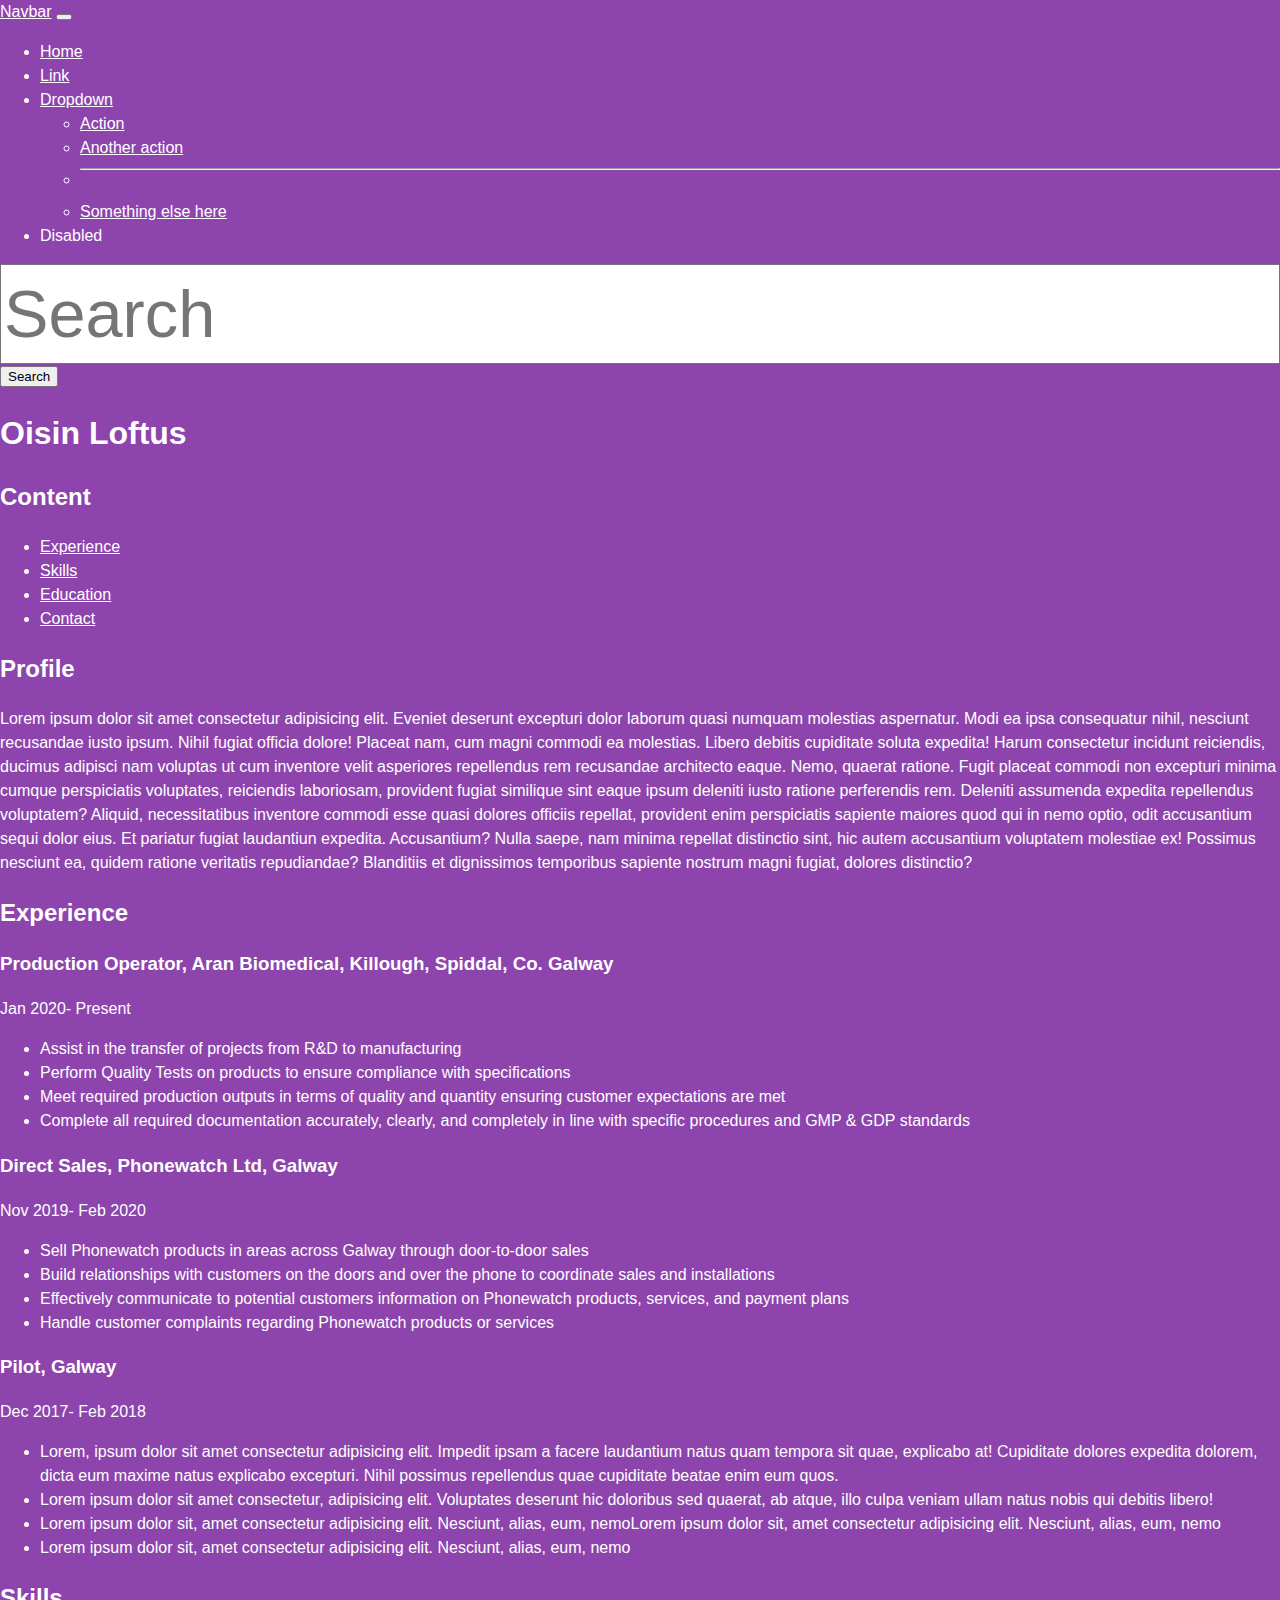
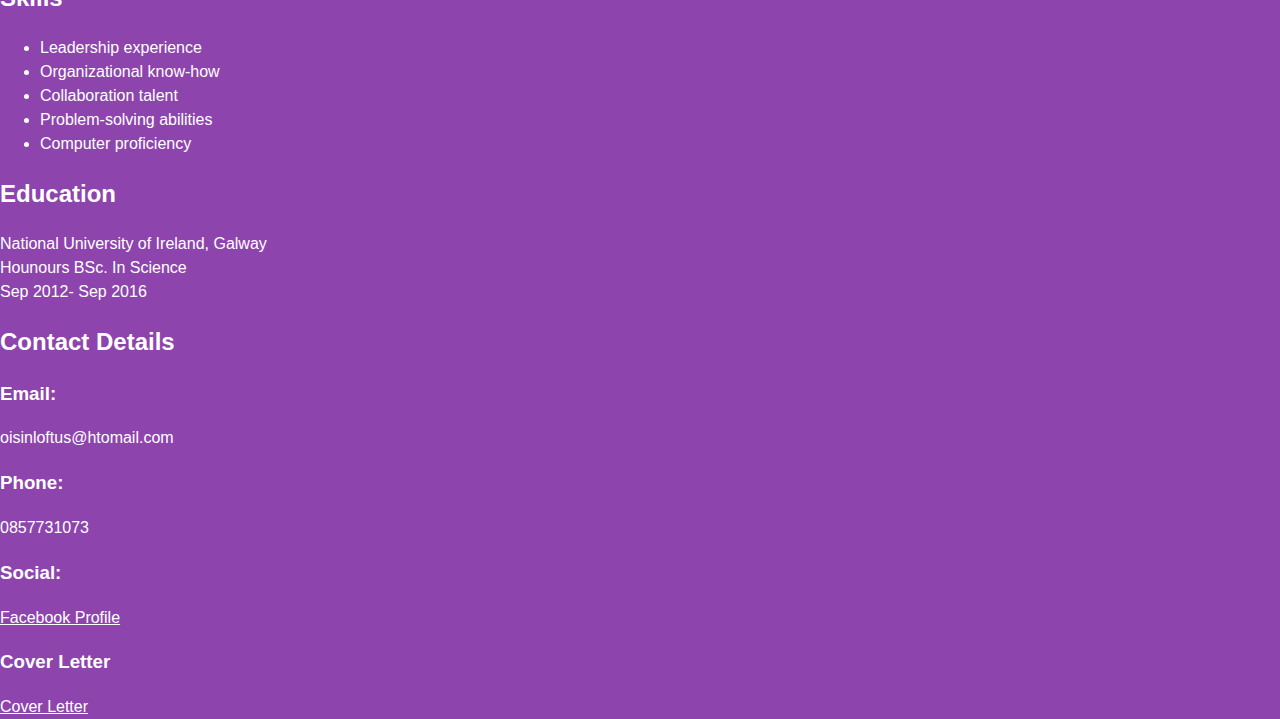
<file: index.html>
<!DOCTYPE html>

<head>
    <title>Cirriculum Vitae</title>
    <link href="https://cdn.jsdelivr.net/npm/bootstrap@5.1.3/dist/css/bootstrap.min.css" rel="stylesheet"
        integrity="sha384-1BmE4kWBq78iYhFldvKuhfTAU6auU8tT94WrHftjDbrCEXSU1oBoqyl2QvZ6jIW3" crossorigin="anonymous">
    <script src="https://cdn.jsdelivr.net/npm/bootstrap@5.1.3/dist/js/bootstrap.bundle.min.js"
        integrity="sha384-ka7Sk0Gln4gmtz2MlQnikT1wXgYsOg+OMhuP+IlRH9sENBO0LRn5q+8nbTov4+1p"
        crossorigin="anonymous"></script>
    <link rel="stylesheet" href="Style/style.css">
</head>

<body>
    <nav class="navbar navbar-expand-lg navbar-light bg-light">
        <div class="container-fluid">
            <a class="navbar-brand" href="#">Navbar</a>
            <button class="navbar-toggler" type="button" data-bs-toggle="collapse"
                data-bs-target="#navbarSupportedContent" aria-controls="navbarSupportedContent" aria-expanded="false"
                aria-label="Toggle navigation">
                <span class="navbar-toggler-icon"></span>
            </button>
            <div class="collapse navbar-collapse" id="navbarSupportedContent">
                <ul class="navbar-nav me-auto mb-2 mb-lg-0">
                    <li class="nav-item">
                        <a class="nav-link active" aria-current="page" href="#">Home</a>
                    </li>
                    <li class="nav-item">
                        <a class="nav-link" href="#">Link</a>
                    </li>
                    <li class="nav-item dropdown">
                        <a class="nav-link dropdown-toggle" href="#" id="navbarDropdown" role="button"
                            data-bs-toggle="dropdown" aria-expanded="false">
                            Dropdown
                        </a>
                        <ul class="dropdown-menu" aria-labelledby="navbarDropdown">
                            <li><a class="dropdown-item" href="#">Action</a></li>
                            <li><a class="dropdown-item" href="#">Another action</a></li>
                            <li>
                                <hr class="dropdown-divider">
                            </li>
                            <li><a class="dropdown-item" href="#">Something else here</a></li>
                        </ul>
                    </li>
                    <li class="nav-item">
                        <a class="nav-link disabled">Disabled</a>
                    </li>
                </ul>
                <form class="d-flex">
                    <input class="form-control me-2" type="search" placeholder="Search" aria-label="Search">
                    <button class="btn btn-outline-success" type="submit">Search</button>
                </form>
            </div>
        </div>
    </nav>


    <h1>Oisin Loftus</h1>

    <h2>Content</h2>
    <ul>
        <li><a href="#experience">Experience</a></li>
        <li><a href="#skills">Skills</a></li>
        <li><a href="#education">Education</a></li>
        <li><a href="#contact">Contact</a></li>

    </ul>


    <div id="container">
        <section class="section1">
            <h2>Profile</h2>
            <p>

                Lorem ipsum dolor sit amet consectetur adipisicing elit. Eveniet deserunt excepturi dolor laborum quasi
                numquam
                molestias aspernatur. Modi ea ipsa consequatur nihil, nesciunt recusandae iusto ipsum. Nihil fugiat
                officia
                dolore!
                Placeat nam, cum magni commodi ea molestias. Libero debitis cupiditate soluta expedita! Harum
                consectetur
                incidunt reiciendis, ducimus adipisci nam voluptas ut cum inventore velit asperiores repellendus rem
                recusandae
                architecto eaque.
                Nemo, quaerat ratione. <span color="green" ;>Fugit</span> placeat commodi non excepturi minima cumque
                perspiciatis voluptates,
                reiciendis laboriosam, provident fugiat similique sint eaque ipsum deleniti iusto ratione perferendis
                rem.
                Deleniti assumenda expedita repellendus voluptatem?
                Aliquid, necessitatibus inventore commodi esse quasi dolores officiis repellat, provident enim
                perspiciatis
                sapiente maiores quod qui in nemo optio, odit accusantium sequi dolor eius. Et pariatur fugiat
                laudantiun
                expedita. Accusantium?
                Nulla saepe, nam minima repellat distinctio sint, hic autem accusantium voluptatem molestiae ex!
                Possimus
                nesciunt ea, quidem ratione veritatis repudiandae? Blanditiis et dignissimos temporibus sapiente nostrum
                magni
                fugiat, dolores distinctio?
            </p>
        </section>







        <h2 id="experience">Experience</h2>
        <section class="section2">
            <div class="box1">
                <h3>Production Operator, Aran Biomedical, Killough, Spiddal, Co. Galway</h3>
                Jan 2020- Present


                <ul>
                    <li>Assist in the transfer of projects from R&D to manufacturing</li>
                    <li>Perform Quality Tests on products to ensure compliance with specifications</li>
                    <li>Meet required production outputs in terms of quality and quantity ensuring customer expectations
                        are
                        met
                    </li>
                    <li>Complete all required documentation accurately, clearly, and completely in line with specific
                        procedures
                        and
                        GMP & GDP
                        standards</li>
                </ul>
            </div>


            <div class="box2">
                <h3>Direct Sales, Phonewatch Ltd, Galway</h3>
                Nov 2019- Feb 2020
                <ul>
                    <li>Sell Phonewatch products in areas across <span>Galway</span> through door-to-door sales</li>
                    <li>Build relationships with customers on the doors and over the phone to coordinate sales and
                        installations
                    </li>
                    <li>Effectively communicate to potential customers information on Phonewatch products, services, and
                        payment
                        plans
                    </li>
                    <li>Handle customer complaints regarding Phonewatch products or services</li>
                </ul>

            </div>

            <div class="box3">
                <h3>Pilot, Galway</h3>
                Dec 2017- Feb 2018
                <ul>
                    <li> Lorem, ipsum dolor sit amet consectetur adipisicing elit. Impedit ipsam a facere laudantium
                        natus
                        quam tempora sit quae, explicabo at! Cupiditate dolores expedita <span>dolorem</span>, dicta eum
                        maxime natus
                        explicabo excepturi. Nihil possimus repellendus quae cupiditate beatae enim eum quos.</li>
                    <li>Lorem ipsum dolor sit amet consectetur, adipisicing elit. Voluptates deserunt hic doloribus sed
                        quaerat, ab atque, illo culpa veniam ullam natus nobis qui debitis libero!
                    </li>
                    <li>Lorem ipsum dolor sit, amet consectetur adipisicing elit. Nesciunt, alias, eum, nemoLorem ipsum
                        dolor sit, amet consectetur adipisicing elit. Nesciunt, alias, eum, nemo
                    </li>
                    <li>Lorem ipsum dolor sit, amet consectetur adipisicing elit. Nesciunt, alias, eum, nemo</li>


            </div>

        </section>





        <section class="section3">
            <h2 id="skills">Skills</h2>
            <ul>
                <li>Leadership experience</li>
                <li>Organizational know-how</li>
                <li>Collaboration talent</li>
                <li>Problem-solving abilities</li>
                <li>Computer proficiency</li>

            </ul>

        </section>





        <section class="section4">

            <h2 id="education">Education</h2>
            National University of Ireland, Galway
            <br>
            Hounours BSc. In Science
            <br>
            Sep 2012- Sep 2016

            <h2 id="contact">Contact Details</h2>
            <h3>
                Email:</h3>oisinloftus@htomail.com

            <h3>Phone:</h3>0857731073

            <h3>Social:</h3>
            <a href="facebook.com">Facebook Profile</a>

            <h3>Cover Letter</h3>
            <a href="Cover Letter.html">Cover Letter</a>

        </section>

    </div>



    <script src="https://cdn.jsdelivr.net/npm/@popperjs/core@2.10.2/dist/umd/popper.min.js"
        integrity="sha384-7+zCNj/IqJ95wo16oMtfsKbZ9ccEh31eOz1HGyDuCQ6wgnyJNSYdrPa03rtR1zdB"
        crossorigin="anonymous"></script>
    <script src="https://cdn.jsdelivr.net/npm/bootstrap@5.1.3/dist/js/bootstrap.min.js"
        integrity="sha384-QJHtvGhmr9XOIpI6YVutG+2QOK9T+ZnN4kzFN1RtK3zEFEIsxhlmWl5/YESvpZ13"
        crossorigin="anonymous"></script>
</body>

</html>
</file>
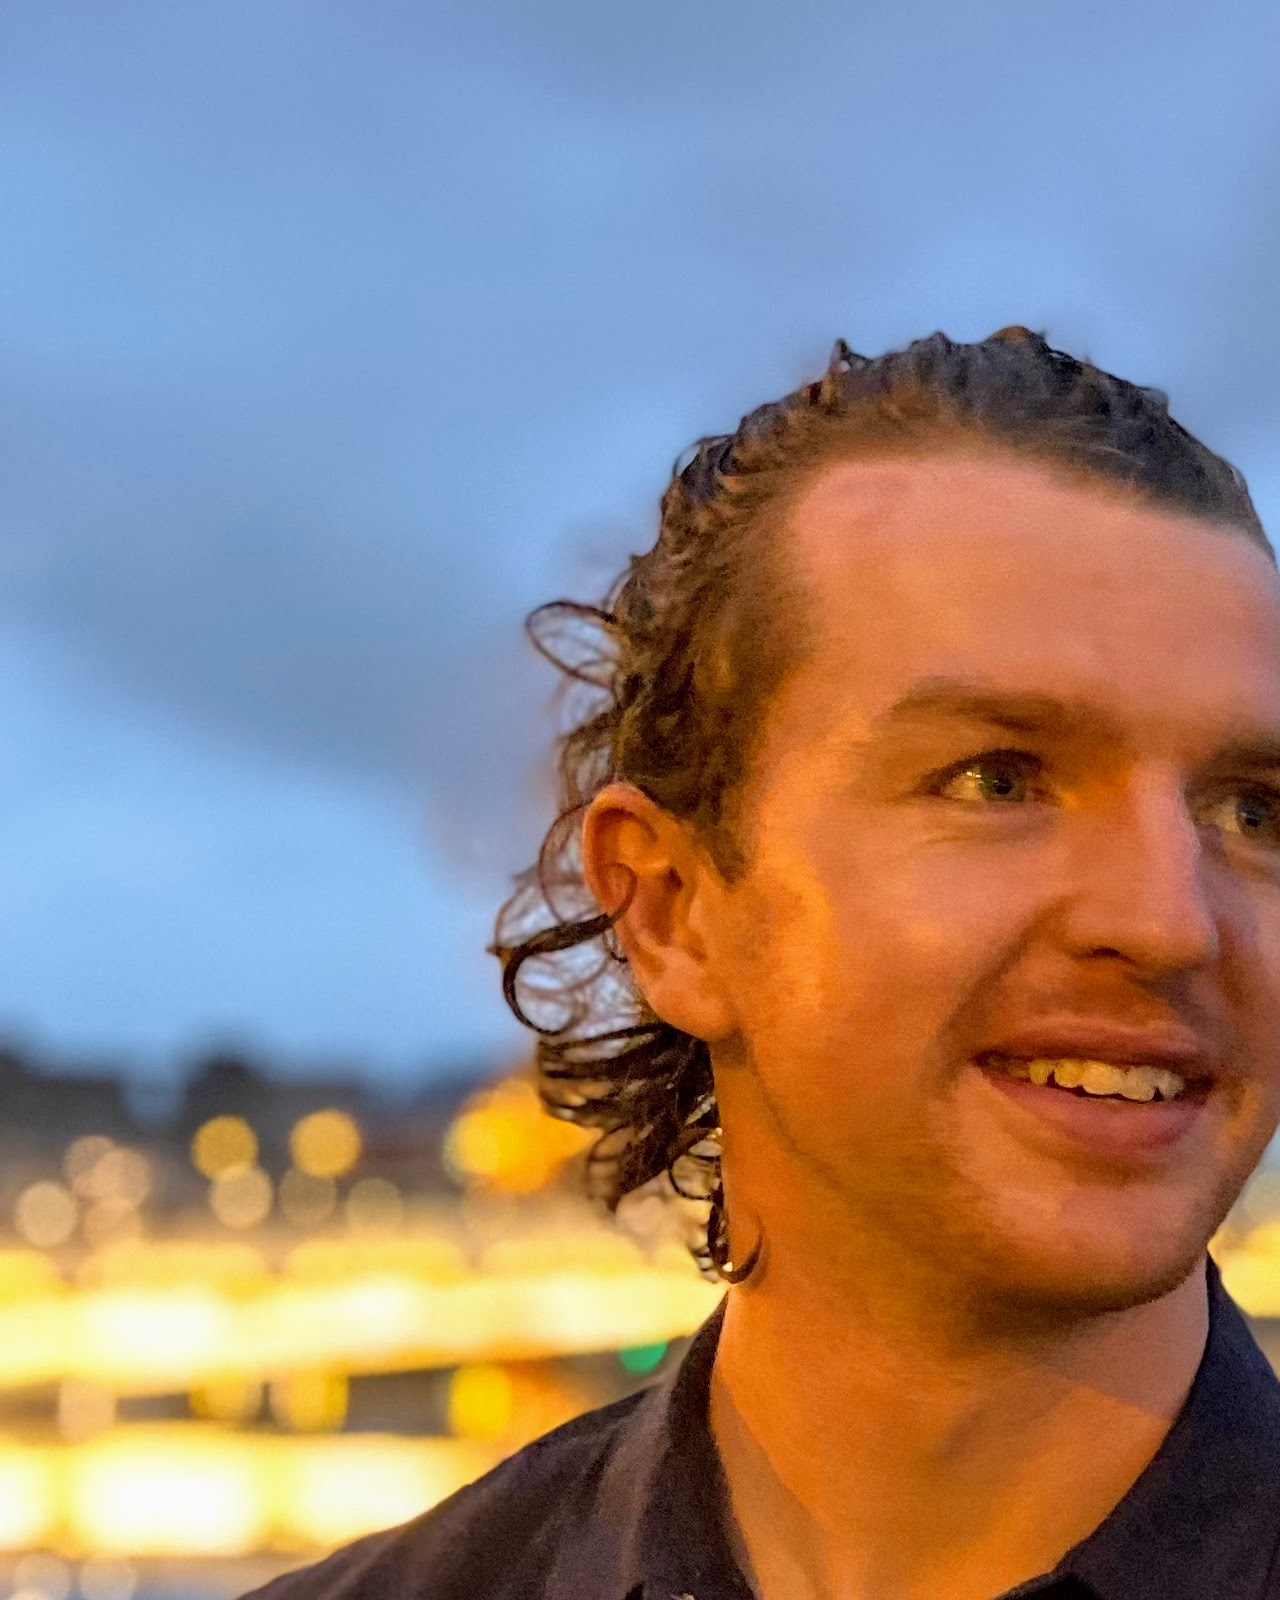
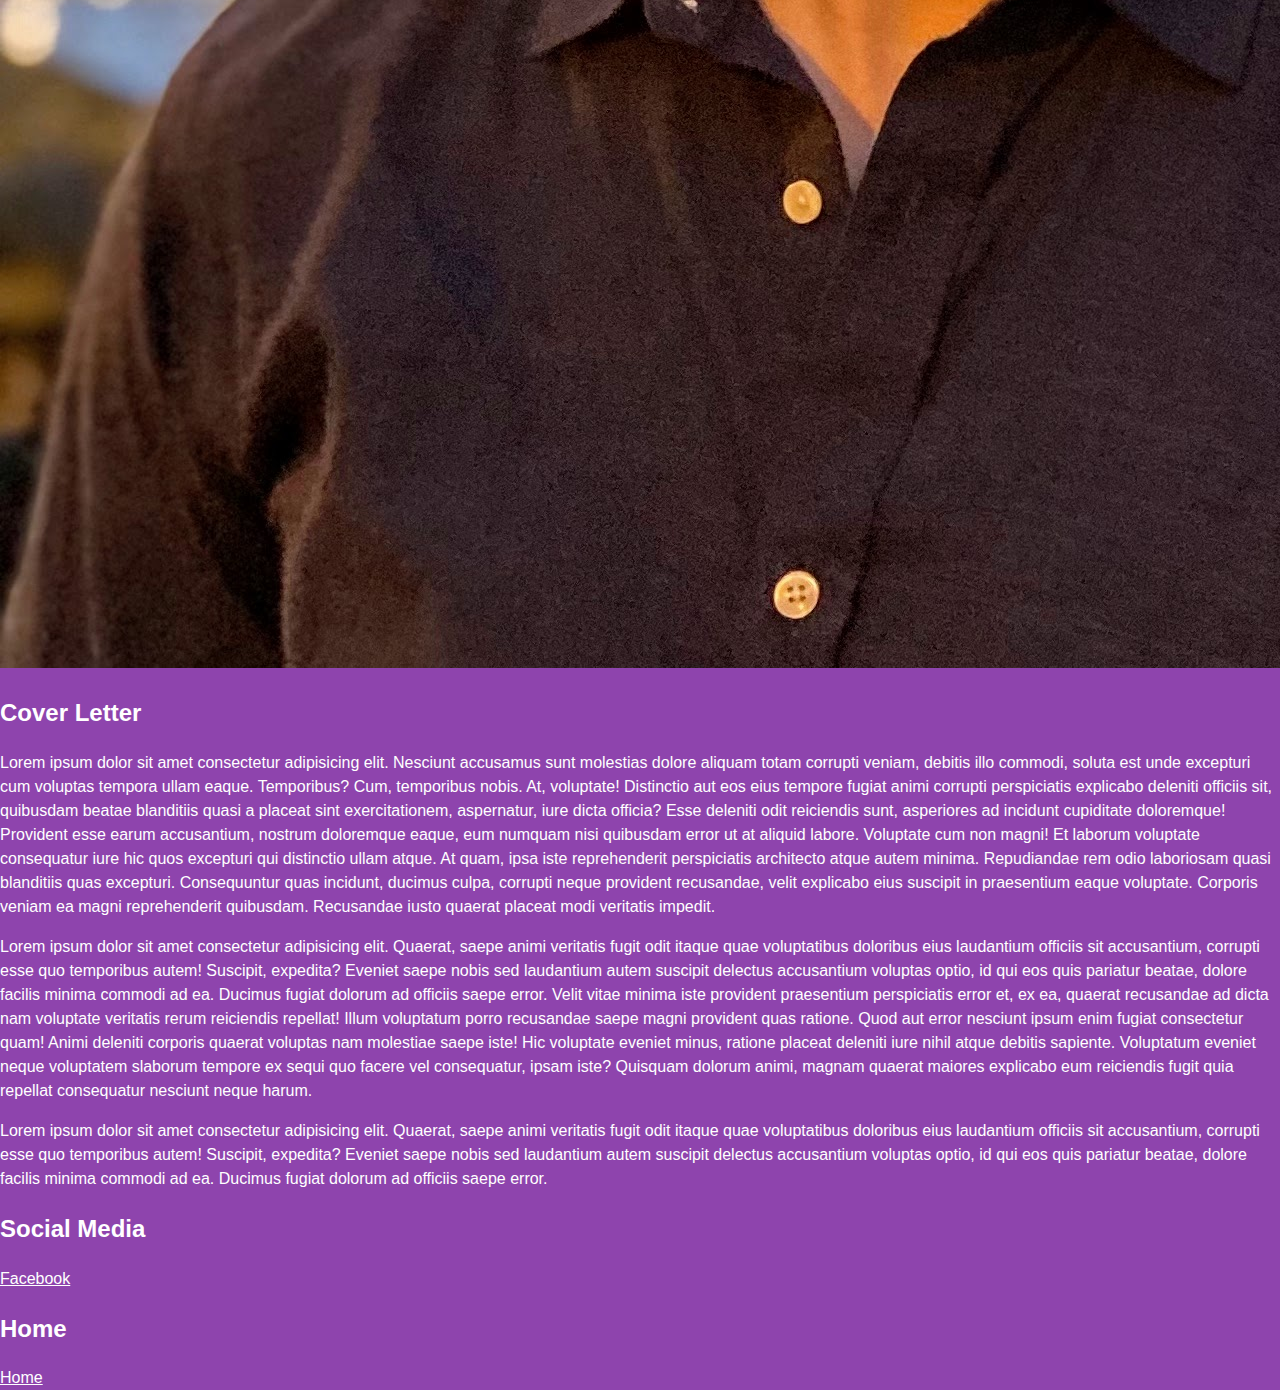
<file: Cover Letter.html>
<!DOCTYPE html>

<head>
    <title>Cirriculum Vitae</title>
    <link rel="stylesheet" href="Style/style.css">
</head>

<body>

    <img src="Image/MyPic.jpg" alt="Pic of me">

    <div id="container">
        <section class="section1">
            <h2>Cover Letter</h2>
            <p>Lorem ipsum dolor sit amet consectetur adipisicing elit. Nesciunt accusamus sunt molestias dolore aliquam
                totam corrupti veniam, debitis illo commodi, soluta est unde excepturi cum voluptas tempora ullam eaque.
                Temporibus?
                Cum, temporibus nobis. At, voluptate! Distinctio aut eos eius tempore fugiat animi corrupti perspiciatis
                explicabo deleniti officiis sit, quibusdam beatae blanditiis quasi a placeat sint exercitationem,
                aspernatur, iure dicta officia?
                Esse deleniti odit reiciendis sunt, asperiores ad incidunt cupiditate doloremque! Provident esse earum
                accusantium, nostrum doloremque eaque, eum numquam nisi quibusdam error ut at aliquid labore. Voluptate
                cum non magni!
                Et laborum voluptate consequatur iure hic quos excepturi qui distinctio ullam atque. At quam, ipsa iste
                reprehenderit perspiciatis architecto atque autem minima. Repudiandae rem odio laboriosam quasi
                blanditiis quas excepturi.
                Consequuntur quas incidunt, ducimus culpa, corrupti neque provident recusandae, velit explicabo eius
                suscipit in praesentium eaque voluptate. Corporis veniam ea magni reprehenderit quibusdam. Recusandae
                iusto quaerat placeat modi veritatis impedit.
            </p>


            <p>Lorem ipsum dolor sit amet consectetur adipisicing elit. Quaerat, saepe animi veritatis fugit odit itaque
                quae voluptatibus doloribus eius laudantium officiis sit accusantium, corrupti esse quo temporibus
                autem! Suscipit, expedita?
                Eveniet saepe nobis sed laudantium autem suscipit delectus accusantium voluptas optio, id qui eos quis
                pariatur beatae, dolore facilis minima commodi ad ea. Ducimus fugiat dolorum ad officiis saepe error.
                Velit vitae minima iste provident praesentium perspiciatis error et, ex ea, quaerat recusandae ad dicta
                nam voluptate veritatis rerum reiciendis repellat! Illum voluptatum porro recusandae saepe magni
                provident quas ratione.
                Quod aut error nesciunt ipsum enim fugiat consectetur quam! Animi deleniti corporis quaerat voluptas nam
                molestiae saepe iste! Hic voluptate eveniet minus, ratione placeat deleniti iure nihil atque debitis
                sapiente.
                Voluptatum eveniet neque voluptatem slaborum tempore ex sequi quo facere vel consequatur, ipsam iste?
                Quisquam dolorum animi, magnam quaerat maiores explicabo eum reiciendis fugit quia repellat consequatur
                nesciunt neque harum.</p>

            <p>Lorem ipsum dolor sit amet consectetur adipisicing elit. Quaerat, saepe animi veritatis fugit odit itaque
                quae voluptatibus doloribus eius laudantium officiis sit accusantium, corrupti esse quo temporibus
                autem! Suscipit, expedita?
                Eveniet saepe nobis sed laudantium autem suscipit delectus accusantium voluptas optio, id qui eos quis
                pariatur beatae, dolore facilis minima commodi ad ea. Ducimus fugiat dolorum ad officiis saepe error.
            </p>


            <h2>Social Media</h2>
            <div><a href="https://www.facebook.com">Facebook</a></div>
            <h2>Home</h2>
            <div><a href="index.html">Home</a></div>



</body>

</html>
</file>
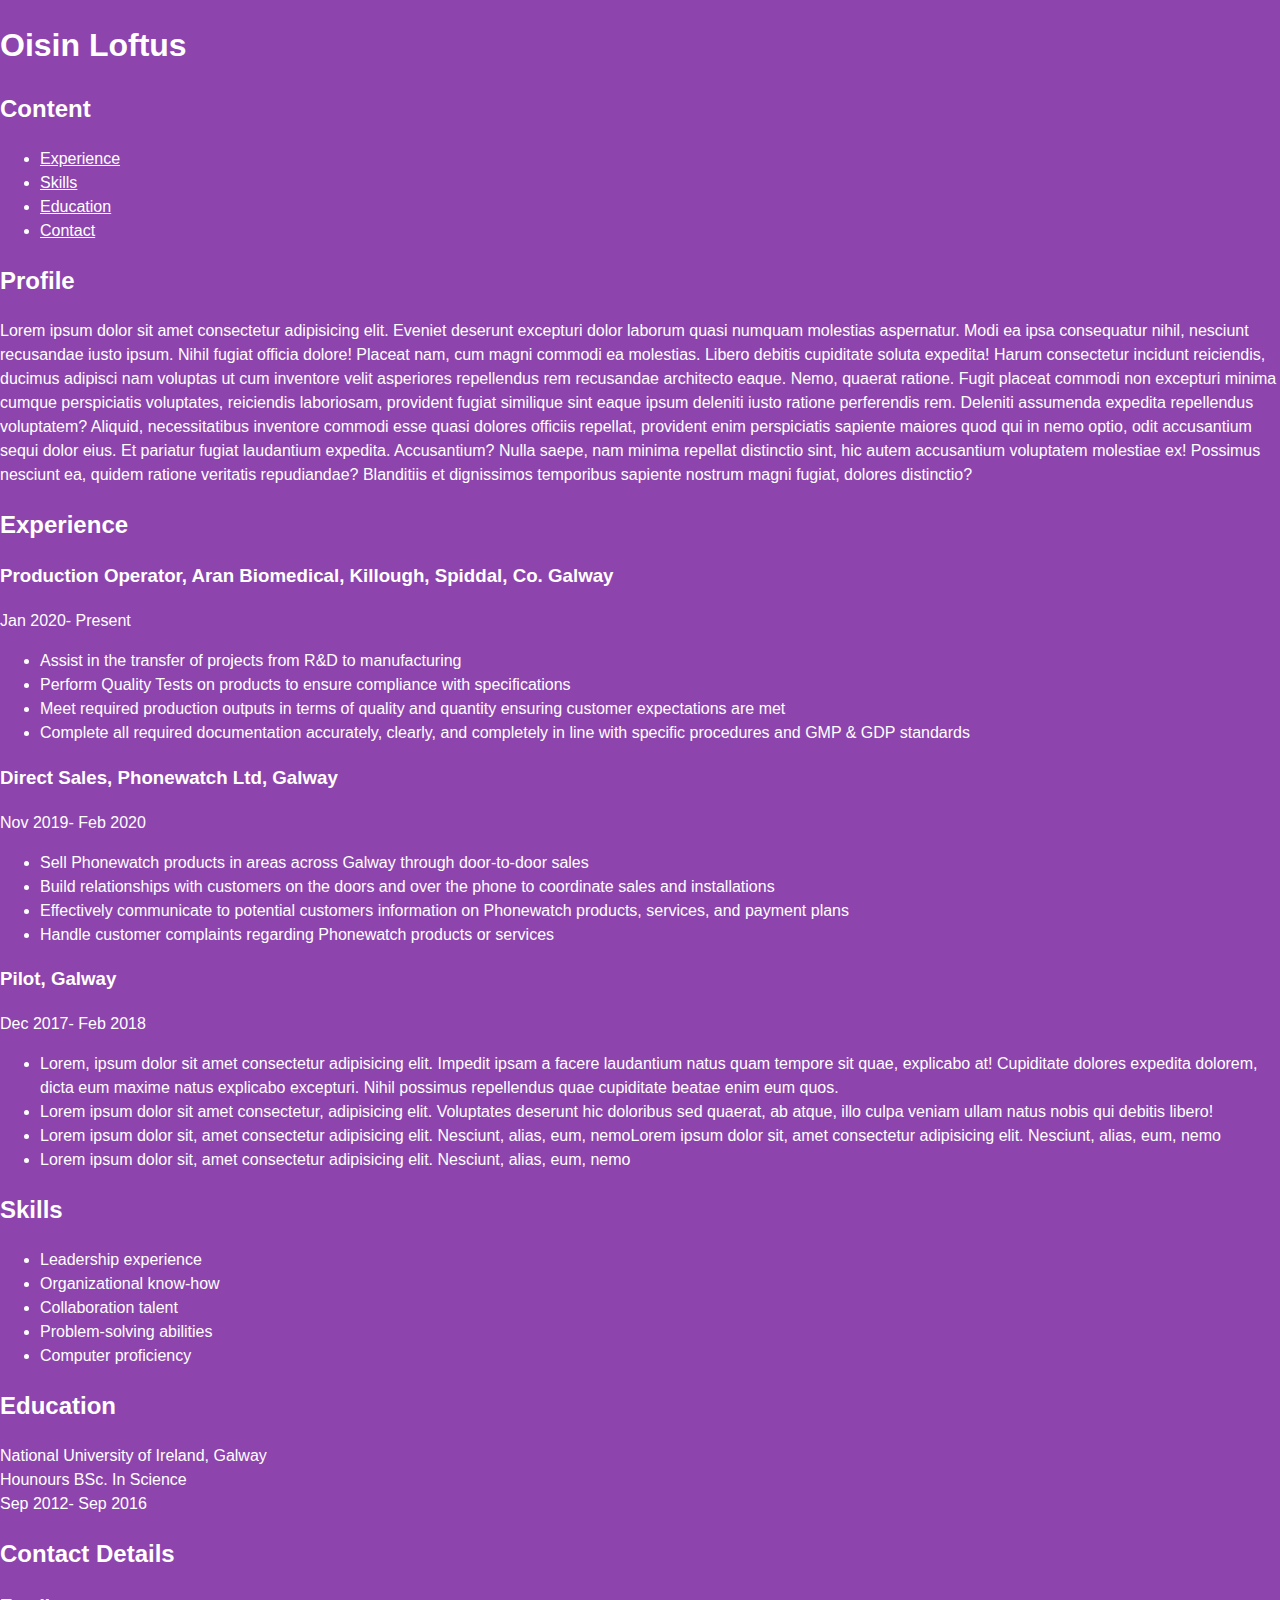
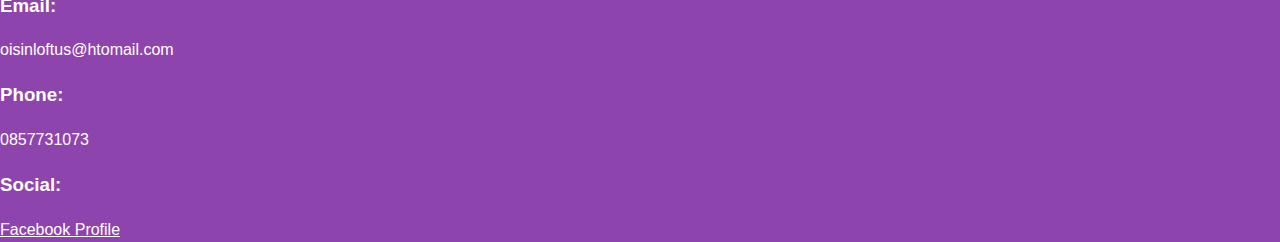
<file: cvAssignment4.html>
<!DOCTYPE html>

<head>
    <title>Cirriculum Vitae</title>
    <link rel="stylesheet" href="Style/style.css">
</head>

<body>
    <h1>Oisin Loftus</h1>

    <h2>Content</h2>
    <ul>
        <li><a href="#experience">Experience</a></li>
        <li><a href="#skills">Skills</a></li>
        <li><a href="#education">Education</a></li>
        <li><a href="#contact">Contact</a></li>
    </ul>


    <div id="container">
        <section class="section1">
            <h2>Profile</h2>
            <p>

                Lorem ipsum dolor sit amet consectetur adipisicing elit. Eveniet deserunt excepturi dolor laborum quasi
                numquam
                molestias aspernatur. Modi ea ipsa consequatur nihil, nesciunt recusandae iusto ipsum. Nihil fugiat
                officia
                dolore!
                Placeat nam, cum magni commodi ea molestias. Libero debitis cupiditate soluta expedita! Harum
                consectetur
                incidunt reiciendis, ducimus adipisci nam voluptas ut cum inventore velit asperiores repellendus rem
                recusandae
                architecto eaque.
                Nemo, quaerat ratione. <span color="green" ;>Fugit</span> placeat commodi non excepturi minima cumque
                perspiciatis voluptates,
                reiciendis laboriosam, provident fugiat similique sint eaque ipsum deleniti iusto ratione perferendis
                rem.
                Deleniti assumenda expedita repellendus voluptatem?
                Aliquid, necessitatibus inventore commodi esse quasi dolores officiis repellat, provident enim
                perspiciatis
                sapiente maiores quod qui in nemo optio, odit accusantium sequi dolor eius. Et pariatur fugiat
                laudantium
                expedita. Accusantium?
                Nulla saepe, nam minima repellat distinctio sint, hic autem accusantium voluptatem molestiae ex!
                Possimus
                nesciunt ea, quidem ratione veritatis repudiandae? Blanditiis et dignissimos temporibus sapiente nostrum
                magni
                fugiat, dolores distinctio?
            </p>
        </section>







        <h2 id="experience">Experience</h2>
        <section class="section2">
            <div class="box1">
                <h3>Production Operator, Aran Biomedical, Killough, Spiddal, Co. Galway</h3>
                Jan 2020- Present


                <ul>
                    <li>Assist in the transfer of projects from R&D to manufacturing</li>
                    <li>Perform Quality Tests on products to ensure compliance with specifications</li>
                    <li>Meet required production outputs in terms of quality and quantity ensuring customer expectations
                        are
                        met
                    </li>
                    <li>Complete all required documentation accurately, clearly, and completely in line with specific
                        procedures
                        and
                        GMP & GDP
                        standards</li>
                </ul>
            </div>


            <div class="box2">
                <h3>Direct Sales, Phonewatch Ltd, Galway</h3>
                Nov 2019- Feb 2020
                <ul>
                    <li>Sell Phonewatch products in areas across <span>Galway</span> through door-to-door sales</li>
                    <li>Build relationships with customers on the doors and over the phone to coordinate sales and
                        installations
                    </li>
                    <li>Effectively communicate to potential customers information on Phonewatch products, services, and
                        payment
                        plans
                    </li>
                    <li>Handle customer complaints regarding Phonewatch products or services</li>
                </ul>

            </div>

            <div class="box3">
                <h3>Pilot, Galway</h3>
                Dec 2017- Feb 2018
                <ul>
                    <li> Lorem, ipsum dolor sit amet consectetur adipisicing elit. Impedit ipsam a facere laudantium
                        natus
                        quam tempore sit quae, explicabo at! Cupiditate dolores expedita <span>dolorem</span>, dicta eum
                        maxime natus
                        explicabo excepturi. Nihil possimus repellendus quae cupiditate beatae enim eum quos.</li>
                    <li>Lorem ipsum dolor sit amet consectetur, adipisicing elit. Voluptates deserunt hic doloribus sed
                        quaerat, ab atque, illo culpa veniam ullam natus nobis qui debitis libero!
                    </li>
                    <li>Lorem ipsum dolor sit, amet consectetur adipisicing elit. Nesciunt, alias, eum, nemoLorem ipsum
                        dolor sit, amet consectetur adipisicing elit. Nesciunt, alias, eum, nemo
                    </li>
                    <li>Lorem ipsum dolor sit, amet consectetur adipisicing elit. Nesciunt, alias, eum, nemo</li>


            </div>

        </section>





        <section class="section3">
            <h2 id="skills">Skills</h2>
            <ul>
                <li>Leadership experience</li>
                <li>Organizational know-how</li>
                <li>Collaboration talent</li>
                <li>Problem-solving abilities</li>
                <li>Computer proficiency</li>

            </ul>

        </section>





        <section class="section4">

            <h2 id="education">Education</h2>
            National University of Ireland, Galway
            <br>
            Hounours BSc. In Science
            <br>
            Sep 2012- Sep 2016

            <h2 id="contact">Contact Details</h2>
            <h3>
                Email:</h3>oisinloftus@htomail.com

            <h3>Phone:</h3>0857731073

            <h3>Social:</h3>
            <a href="facebook.com">Facebook Profile</a>

        </section>

    </div>




</body>

</html>
</file>
<file: Style/style.css>
body{
	margin:0px;
	font-family:Helvetica;
	color:white;
	background:#8e44ad;	
	line-height:1.5;
}
#header, #main, #footer{
	display:flex;
}
#header{
	background:#8e44ad;
	font-size:200%;
}
#main{
	min-height:600px;
	background:#9b59b6;
	font-size:150%;
}
#header1{
	flex:2;	
	text-align:center;	
}
.link,.foot{
	flex:3;
	text-align:center;	
}
#header2{
	display:flex;
	flex:10;	
	align-items:center;
}
#sidebar{
	flex:2;
	padding:5%;
}
#content{
	flex:10;
	padding:5%;
}
a{
	color:white;
}
input,textarea{
	font-size:50pt;
	width:100%;
	height:100px;
}
</file>
